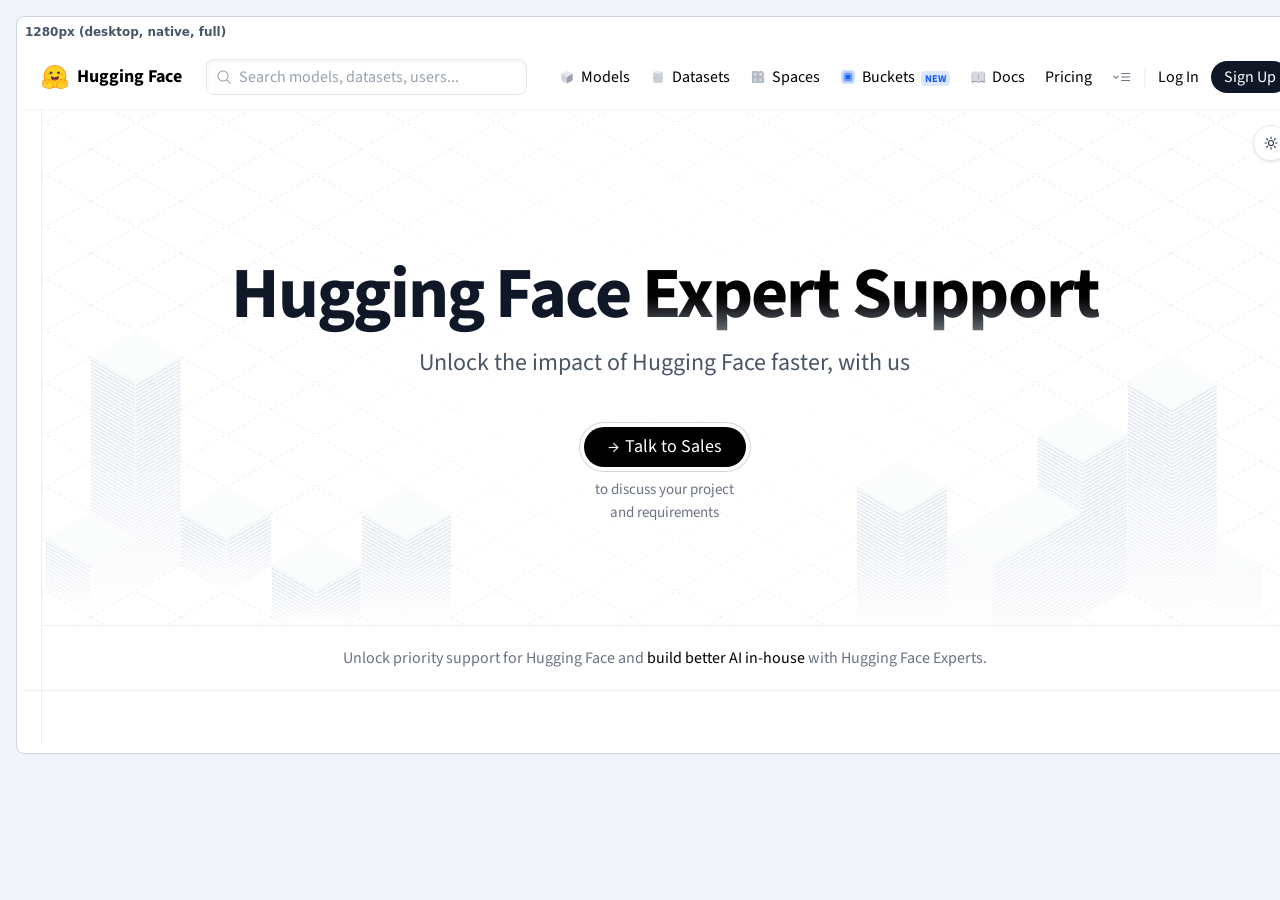
<file: responsive-test.html>
<!DOCTYPE html>
<html>
<head>
<title>Responsive Test</title>
<style>
  body { margin: 0; font-family: system-ui, sans-serif; background: #f1f5f9; padding: 16px; }
  .row { display: flex; gap: 16px; align-items: flex-start; }
  .frame { background: #fff; border: 1px solid #cbd5e1; border-radius: 8px; padding: 8px; }
  .frame h4 { margin: 0 0 6px; font-size: 12px; color: #475569; }
  iframe { display: block; border: 0; border-radius: 4px; }
</style>
</head>
<body>
<div class="row">
  <div class="frame"><h4>1280px (desktop, native, full)</h4>
    <iframe src="index.html" width="1280" height="700"></iframe>
  </div>
  <div class="frame"><h4>768px (tablet, native, clipped at edges)</h4>
    <iframe src="index.html" width="768" height="700"></iframe>
  </div>
  <div class="frame"><h4>420px (mobile, clusters shifted inward)</h4>
    <iframe src="index.html" width="420" height="700"></iframe>
  </div>
</div>
</body>
</html>
</file>
